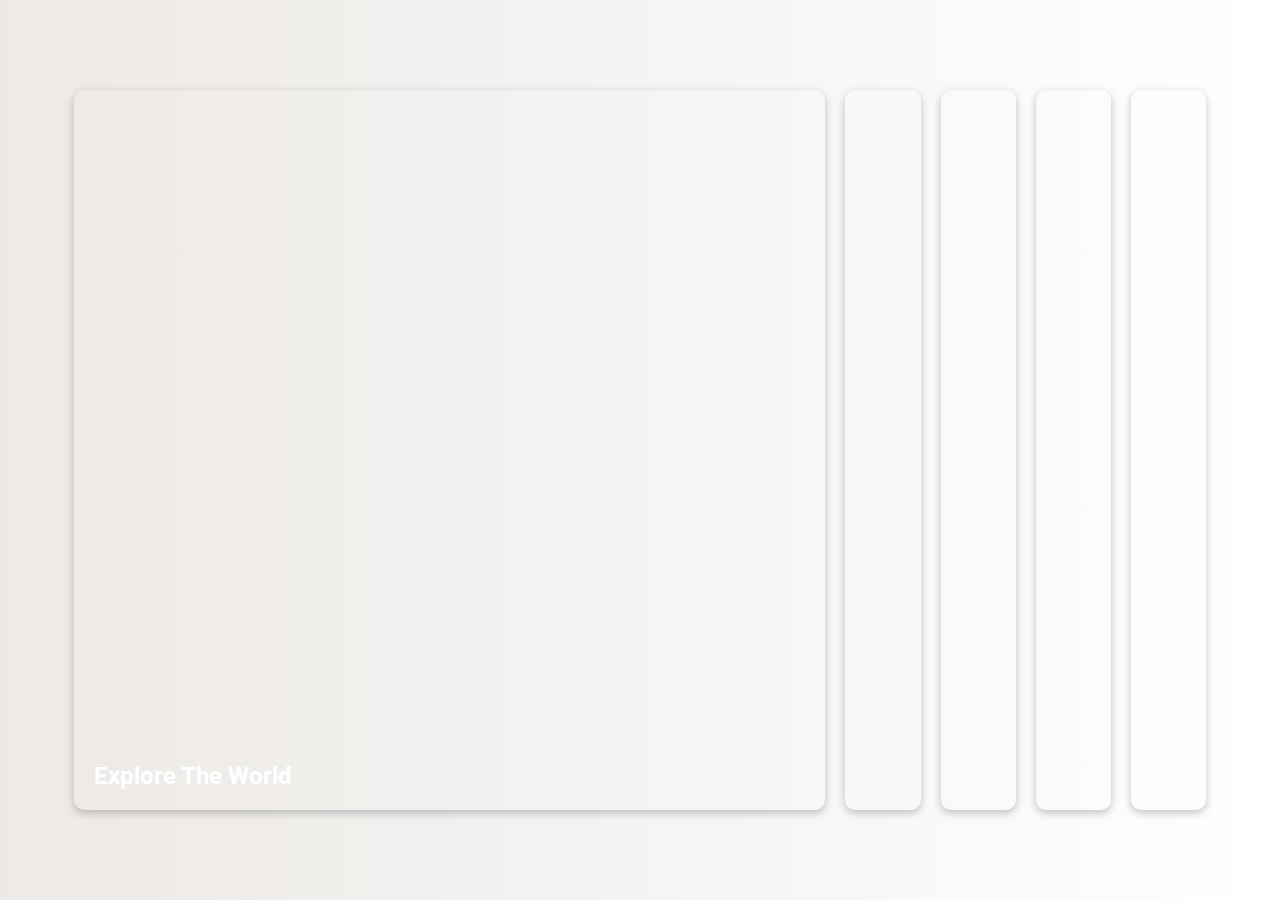
<file: 1-Expanding cards/index.html>
<!DOCTYPE html>
<html lang="en">
<head>
    <meta charset="UTF-8">
    <meta http-equiv="X-UA-Compatible" content="IE=edge">
    <meta name="viewport" content="width=device-width, initial-scale=1.0">
    <!-- Font-Awsome Css -->
    <link rel="stylesheet" href="https://cdnjs.cloudflare.com/ajax/libs/font-awesome/6.0.0/css/all.min.css" integrity="sha512-9usAa10IRO0HhonpyAIVpjrylPvoDwiPUiKdWk5t3PyolY1cOd4DSE0Ga+ri4AuTroPR5aQvXU9xC6qOPnzFeg==" crossorigin="anonymous" referrerpolicy="no-referrer" />
    <!-- Link to Css file -->
    <link rel="stylesheet" href="style.css">
    <title>Expanding Cards</title>  
</head>
<body>
    <div class="container">
        <div class="panel active" style="background-image: url('https://images.unsplash.com/photo-1558979158-65a1eaa08691?ixlib=rb-1.2.1&ixid=eyJhcHBfaWQiOjEyMDd9&auto=format&fit=crop&w=1350&q=80')">
            <h3>Explore The World</h3>
        </div>
        <div class="panel" style="background-image: url('https://images.unsplash.com/photo-1572276596237-5db2c3e16c5d?ixlib=rb-1.2.1&ixid=eyJhcHBfaWQiOjEyMDd9&auto=format&fit=crop&w=1350&q=80')">
            <h3>Wild Forestd</h3>
        </div>
        <div class="panel" style="background-image: url('https://images.unsplash.com/photo-1507525428034-b723cf961d3e?ixlib=rb-1.2.1&ixid=eyJhcHBfaWQiOjEyMDd9&auto=format&fit=crop&w=1353&q=80')">
            <h3>Sunny Beach</h3>
        </div>
        <div class="panel" style="background-image: url('https://images.unsplash.com/photo-1551009175-8a68da93d5f9?ixlib=rb-1.2.1&ixid=eyJhcHBfaWQiOjEyMDd9&auto=format&fit=crop&w=1351&q=80')">
            <h3>City on Winter</h3>
        </div>
        <div class="panel" style="background-image: url('https://images.unsplash.com/photo-1549880338-65ddcdfd017b?ixlib=rb-1.2.1&ixid=eyJhcHBfaWQiOjEyMDd9&auto=format&fit=crop&w=1350&q=80')">
            <h3>Mountains - Clouds</h3>
        </div>
    </div>
    <script src="script.js"></script>
</body>
</html>
</file>
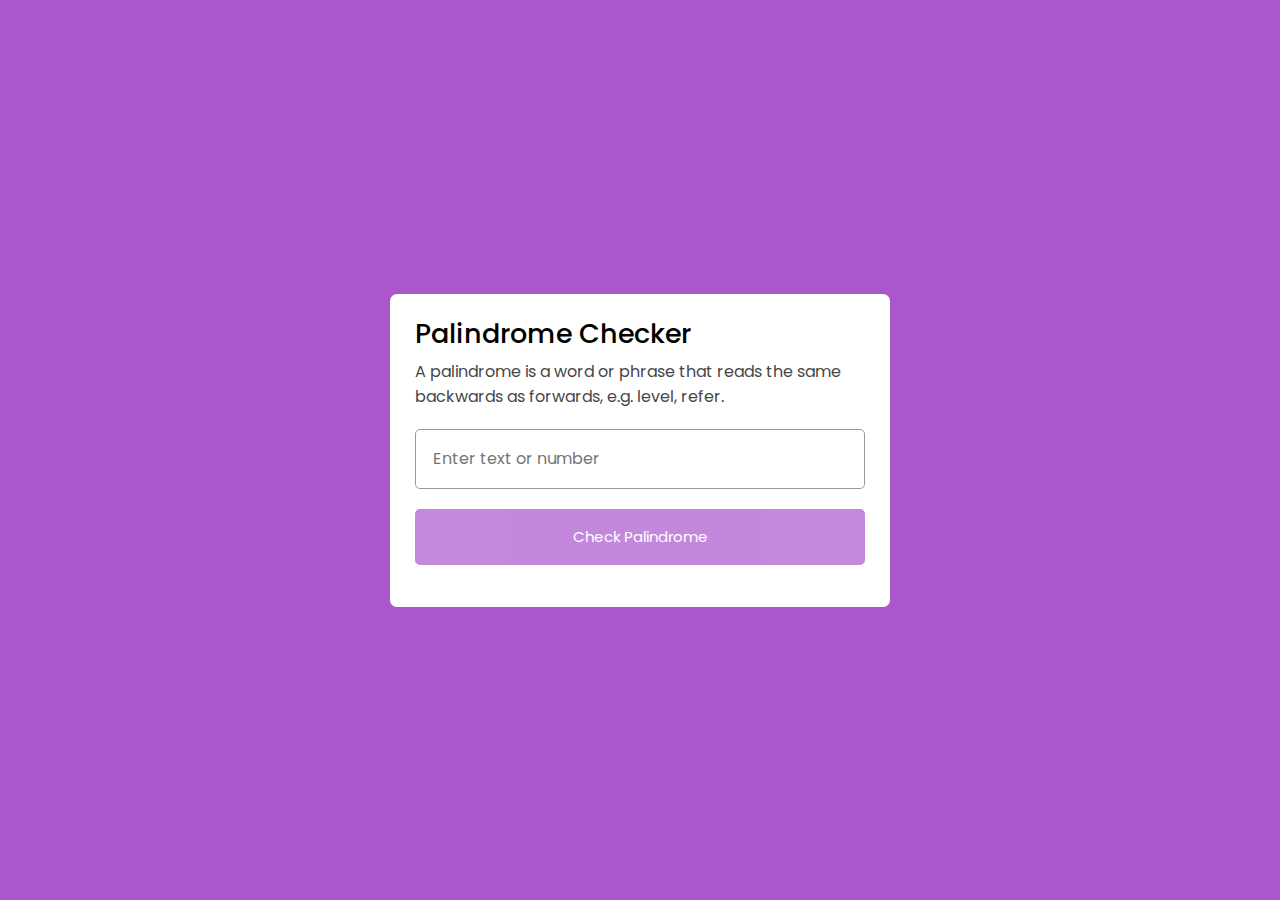
<file: 2-Palindrome Checker/index.html>
<!DOCTYPE html>
<html lang="en" dir="ltr">
<head>
    <meta charset="UTF-8">
    <meta http-equiv="X-UA-Compatible" content="IE=edge">
    <meta name="viewport" content="width=device-width, initial-scale=1.0">
    <!-- Link to Css file -->
    <link rel="stylesheet" href="style.css">
    <title>Palindrome Checker in JavaScript | Mahdi Rafati</title>
</head>
<body>
    <div class="container">
        <header>
            <h1>Palindrome Checker</h1>
            <p>A palindrome is a word or phrase that reads the same backwards as forwards, e.g. level, refer.</p>
        </header>
        <div class="inputs">
            <input type="text" placeholder="Enter text or number">
            <button>Check Palindrome</button>
        </div>
        <p class="info-txt"></p>
    </div>
    <script src="script.js"></script>
</body>
</html>
</file>
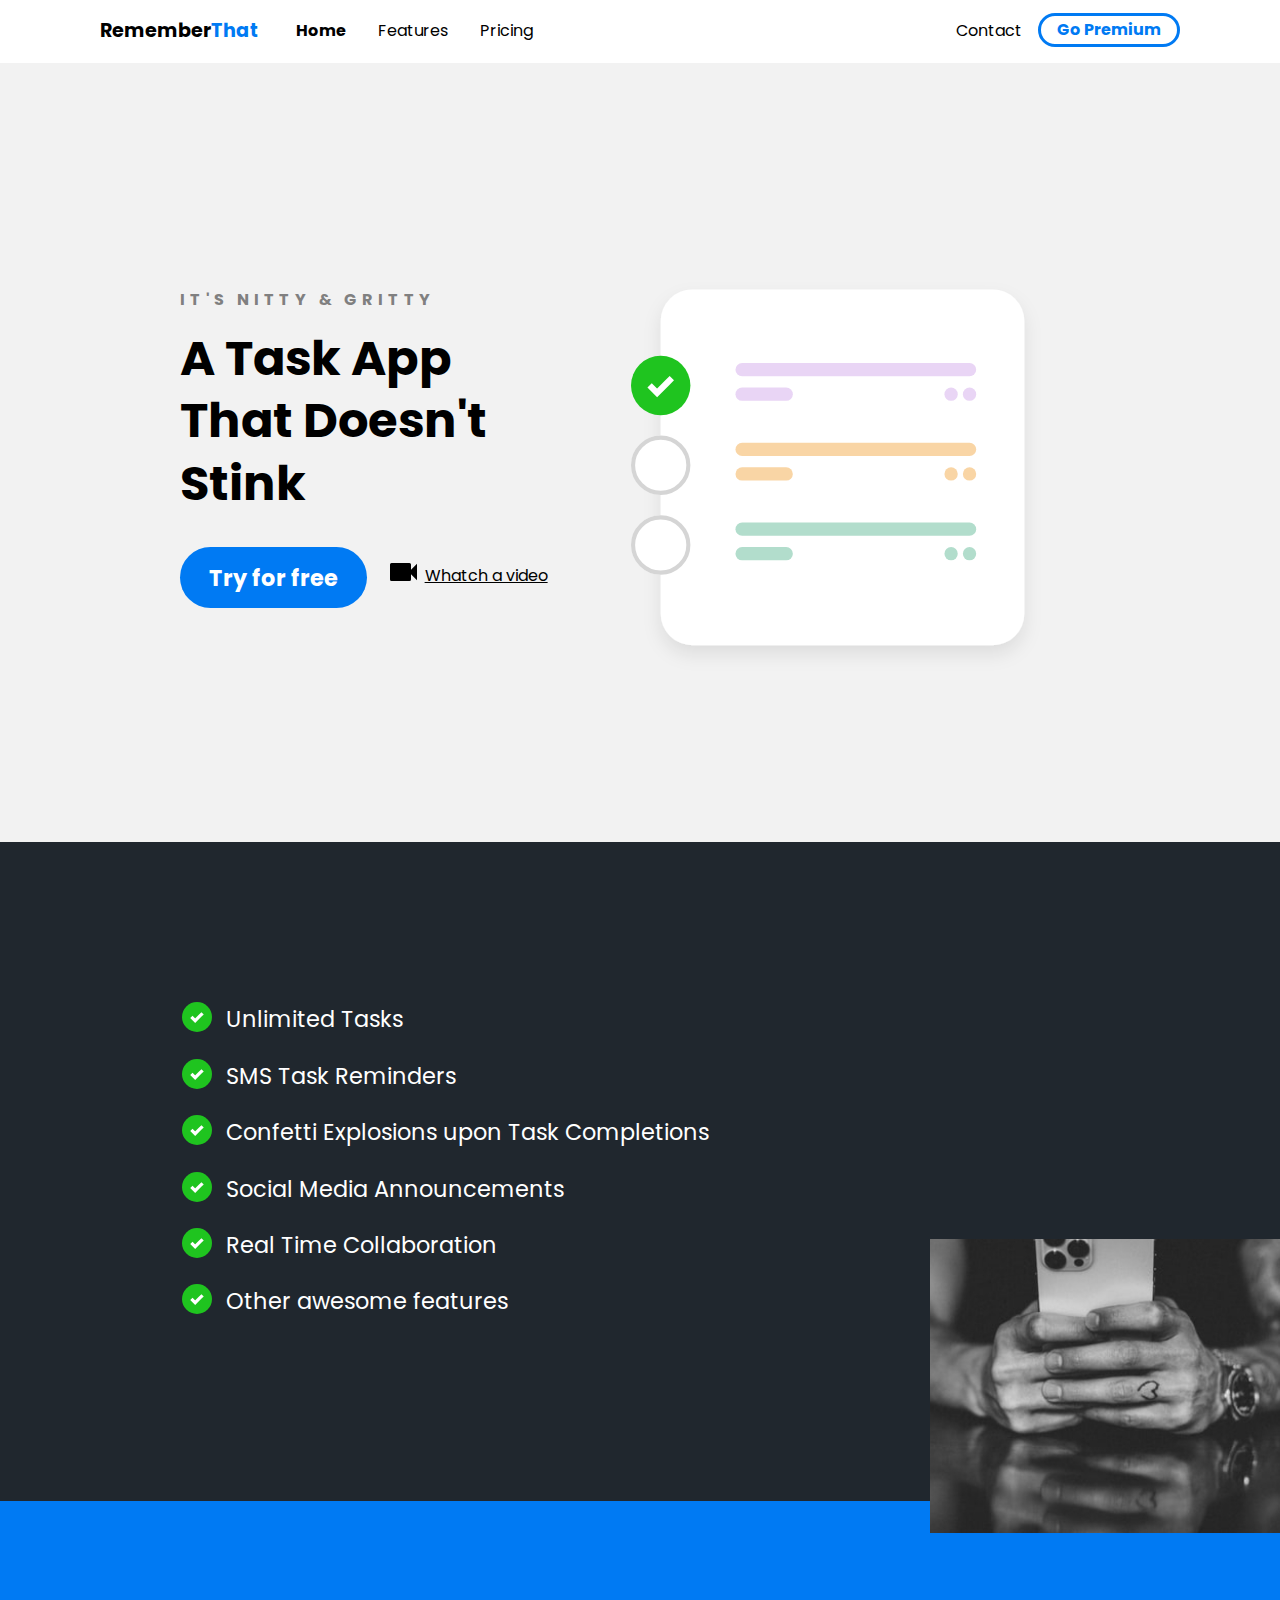
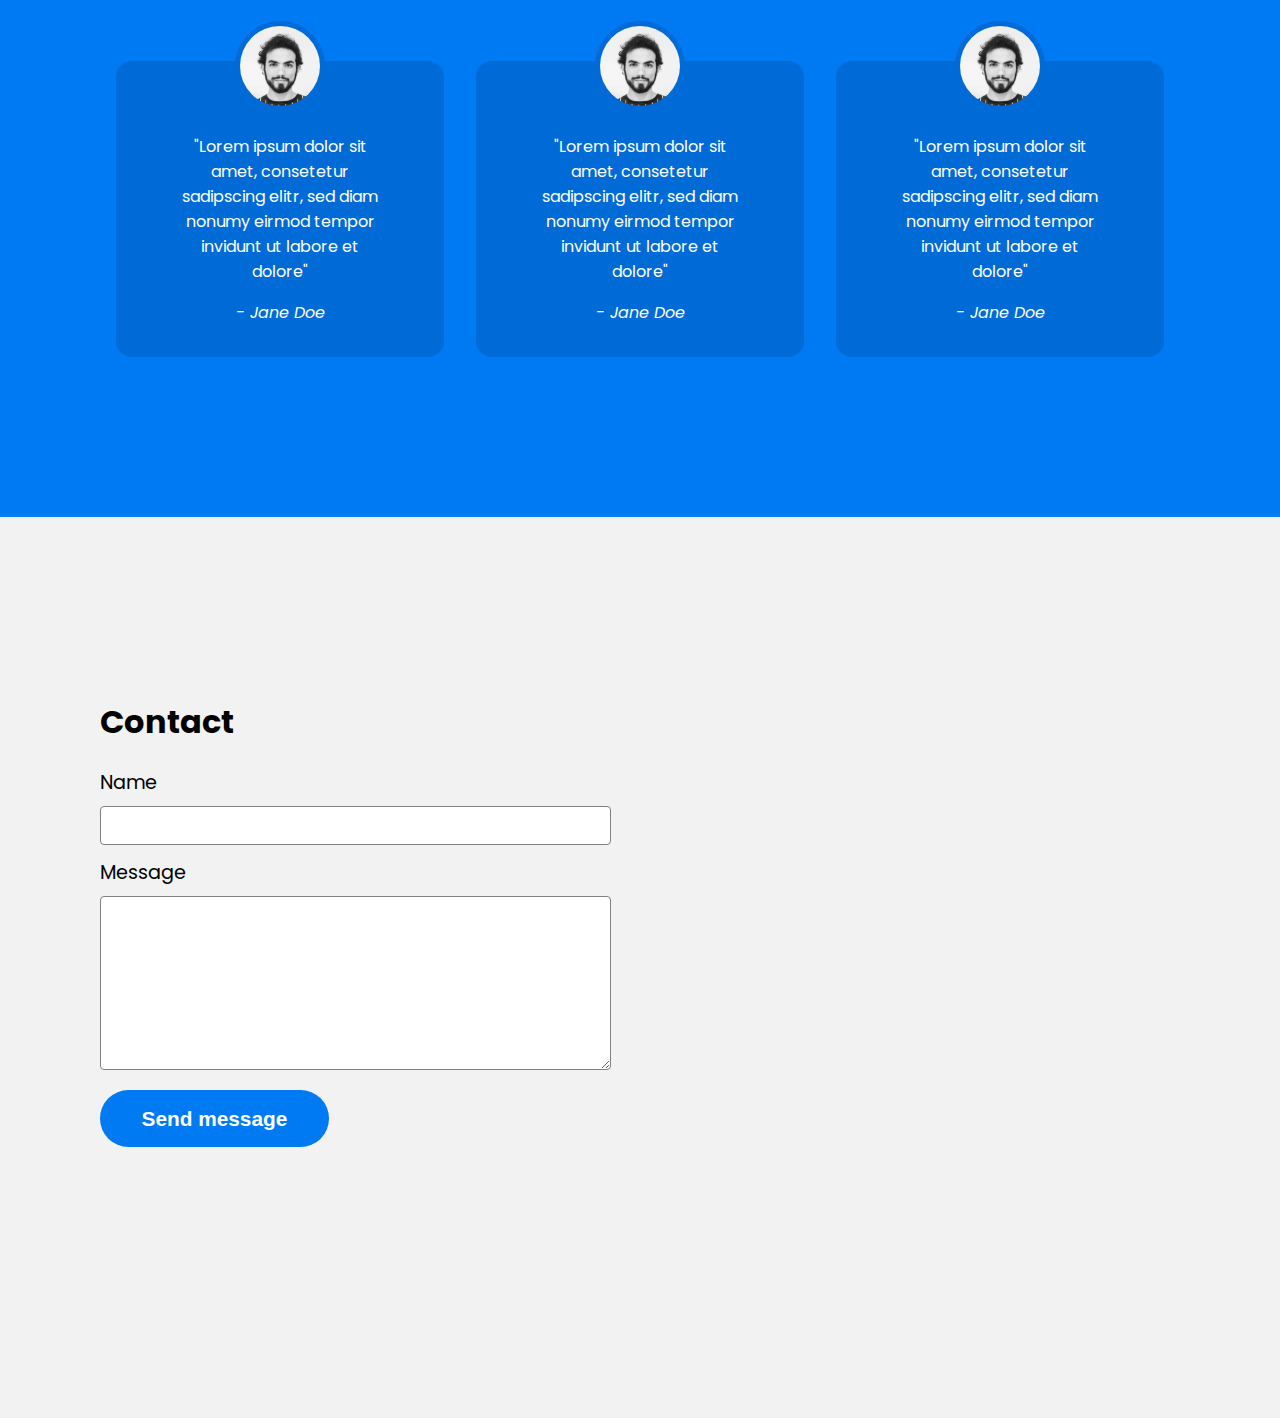
<file: Task App/index.html>
<!DOCTYPE html>
<html lang="en">
   <head>
      <meta charset="UTF-8" />
      <meta http-equiv="X-UA-Compatible" content="IE=edge" />
      <meta name="viewport" content="width=device-width, initial-scale=1.0" />
      <title>Task App | Mahdi Rafati</title>
      <!-- linking to css file -->
      <link rel="stylesheet" href="css/main.css" />
   </head>
   <body>
      <div class="navbar">
         <div class="container">
            <a class="logo" href="#">Remember<span>That</span></a>
            <img
               id="mobile-cta"
               class="mobile-menu"
               src="assets/images/menu.svg"
               alt="Open Navigation"
            />
            <nav>
               <img
                  id="mobile-exit"
                  class="mobile-menu-exit"
                  src="assets/images/exit.svg"
                  alt="Close Navigation"
               />
               <ul class="primary-nav">
                  <li class="current"><a href="#">Home</a></li>
                  <li><a href="#">Features</a></li>
                  <li><a href="#">Pricing</a></li>
               </ul>
               <ul class="secondary-nav">
                  <li><a href="#">Contact</a></li>
                  <li class="go-premium-cta"><a href="#">Go Premium</a></li>
               </ul>
            </nav>
         </div>
      </div>
      <section class="hero">
         <div class="container">
            <div class="left-col">
               <p class="subhead">It's Nitty &amp; Gritty</p>
               <h1>A Task App That Doesn't Stink</h1>
               <div class="hero-cta">
                  <a href="#" class="primary-cta">Try for free</a>
                  <a href="#" class="watch-video-cta">
                     <img
                        src="assets/images/watch.svg"
                        alt="Whatch a video"
                     />Whatch a video
                  </a>
               </div>
            </div>
            <img
               src="assets/images/illustration.svg"
               class="hero-img"
               alt="illustration"
            />
         </div>
      </section>
      <section class="features-section">
         <div class="container">
            <ul class="features-list">
               <li>Unlimited Tasks</li>
               <li>SMS Task Reminders</li>
               <li>Confetti Explosions upon Task Completions</li>
               <li>Social Media Announcements</li>
               <li>Real Time Collaboration</li>
               <li>Other awesome features</li>
            </ul>
            <img
               src="assets/images/holding-phone.jpg"
               alt="Man holding phone"
            />
         </div>
      </section>
      <section class="testimonials-section">
         <div class="container">
            <ul>
               <li>
                  <img src="assets/images/person.jpg" alt="Person" />
                  <blockquote>
                     "Lorem ipsum dolor sit amet, consetetur sadipscing elitr,
                     sed diam nonumy eirmod tempor invidunt ut labore et dolore"
                  </blockquote>
                  <cite>- Jane Doe</cite>
               </li>
               <li>
                  <img src="assets/images/person.jpg" alt="Person" />
                  <blockquote>
                     "Lorem ipsum dolor sit amet, consetetur sadipscing elitr,
                     sed diam nonumy eirmod tempor invidunt ut labore et dolore"
                  </blockquote>
                  <cite>- Jane Doe</cite>
               </li>
               <li>
                  <img src="assets/images/person.jpg" alt="Person" />
                  <blockquote>
                     "Lorem ipsum dolor sit amet, consetetur sadipscing elitr,
                     sed diam nonumy eirmod tempor invidunt ut labore et dolore"
                  </blockquote>
                  <cite>- Jane Doe</cite>
               </li>
            </ul>
         </div>
      </section>
      <section class="contact-section">
         <div class="container">
            <div class="contact-left">
               <h1>Contact</h1>
               <form action="">
                  <label for="name">Name</label>
                  <input type="text" name="name" id="name" />

                  <label for="message">Message</label>
                  <textarea
                     name="message"
                     id="message"
                     cols="30"
                     rows="10"
                  ></textarea>
                  <input
                     type="submit"
                     class="send-message-cta"
                     value="Send message"
                  />
               </form>
            </div>
            <div class="contact-right">
               <iframe
                  src="https://www.google.com/maps/embed?pb=!1m10!1m8!1m3!1d127637.55132677559!2d103.74999013056639!3d1.3726003804991247!3m2!1i1024!2i768!4f13.1!5e0!3m2!1sen!2ssg!4v1647370441003!5m2!1sen!2ssg"
                  width="600"
                  height="450"
                  style="border: 0"
                  allowfullscreen=""
                  loading="lazy"
               ></iframe>
            </div>
         </div>
      </section>
      <script src="js/app.js"></script>
   </body>
</html>
</file>
<file: 1-Expanding cards/style.css>
@import url('https://fonts.googleapis.com/css2?family=Roboto:wght@400;700&display=swap');

* {
  margin: 0;
  padding: 0;
  box-sizing: border-box;
}

body {
  font-family: 'Roboto', sans-serif;
  display: flex;
  align-items: center;
  justify-content: center;
  height: 100vh;
  overflow: hidden;
  background: linear-gradient(to right, #ece9e6, #ffffff);
}
.container {
  display: flex;
  width: 90vw;
}
.panel {
  background-size: cover;
  background-position: center;
  background-repeat: no-repeat;
  height: 80vh;
  border-radius: 10px;
  color: white;
  cursor: pointer;
  flex: 0.5;
  margin: 10px;
  position: relative;
  transition: flex 0.7s ease-in;
  box-shadow: rgba(0, 0, 0, 0.24) 0px 3px 8px;
}
.panel h3 {
  font-size: 24px;
  position: absolute;
  bottom: 20px;
  left: 20px;
  opacity: 0;
  transition: opacity 0.3s ease-in 0.4s;
}
.panel.active {
  flex: 5;
}
.panel.active h3 {
  opacity: 1;
}
/* Made it responsive */
@media (max-width: 480px) {
  .container {
    width: 100vw;
  }
  /* delete last two images */
  .panel:nth-of-type(4),
  .panel:nth-of-type(5) {
    display: none;
  }
}
</file>
<file: 2-Palindrome Checker/style.css>
/* Import Google Font - Poppins */
@import url('https://fonts.googleapis.com/css2?family=Poppins:wght@400;500;600;700&display=swap');
* {
  margin: 0;
  padding: 0;
  box-sizing: border-box;
  font-family: 'Poppins', 'sans-serif';
}
body {
  display: flex;
  justify-content: center;
  align-items: center;
  height: 100vh;
  background: #aa57cc;
}
.container {
  max-width: 500px;
  background: #fff;
  border-radius: 7px;
  padding: 20px 25px 15px;
}
header h1 {
  font-size: 27px;
  font-weight: 500;
}
header p {
  margin-top: 5px;
  font-size: 16px;
  color: #474747;
}
.inputs {
  margin: 20px 0 27px;
}
.inputs input[type='text'] {
  width: 100%;
  height: 60px;
  outline: none;
  font-size: 16px;
  padding: 0 17px;
  border-radius: 5px;
  border: 1px solid #999;
}
.inputs input[type='text']:focus {
  box-shadow: 0 3px 6px rgba(0, 0, 0, 0.15);
}
.inputs button {
  width: 100%;
  height: 56px;
  user-select: none;
  opacity: 0.7;
  outline: none;
  color: #fff;
  font-size: 15px;
  border: none;
  cursor: pointer;
  pointer-events: none;
  margin-top: 20px;
  border-radius: 5px;
  background: #aa57cc;
}
.inputs button.active {
  opacity: 1;
  pointer-events: auto;
}
.info-txt {
  display: none;
  font-size: 17px;
  text-align: center;
  margin-bottom: 18px;
  transition: all ease 0.3s;
}
.info-txt span {
  color: #aa57cc;
}
</file>
<file: Task App/css/main.css>
@import url("https://fonts.googleapis.com/css2?family=Poppins:wght@400;700&display=swap");
:root {
  --primary-color: #007af3;
}

body {
  background: #f2f2f2;
  margin: 0;
  font-family: 'Poppins', 'sans-serif';
}

.navbar {
  background: white;
  padding: 1em;
}

.navbar .container {
  display: -webkit-box;
  display: -ms-flexbox;
  display: flex;
  place-content: space-between;
}

.navbar .container .logo {
  text-decoration: none;
  font-weight: bold;
  color: black;
  font-size: 1.2em;
}

.navbar .container .logo span {
  color: var(--primary-color);
}

.navbar .container .mobile-menu {
  cursor: pointer;
  -webkit-user-select: none;
     -moz-user-select: none;
      -ms-user-select: none;
          user-select: none;
}

.navbar .container nav {
  display: none;
}

a {
  color: black;
}

ul {
  list-style-type: none;
  margin: 0;
  padding: 0;
}

section {
  padding: 5em 2em;
}

.hero {
  text-align: center;
}

.hero .left-col .subhead {
  text-transform: uppercase;
  font-weight: bold;
  color: gray;
  letter-spacing: 0.3em;
}

.hero .left-col h1 {
  font-size: 2.5em;
  line-height: 1.3em;
  margin-top: 0.2em;
}

.hero .left-col .primary-cta {
  text-decoration: none;
  background: var(--primary-color);
  color: white;
  padding: 0.6em 1.3em;
  border-radius: 5em;
  font-size: 1.4em;
  font-weight: bold;
  display: inline-block;
}

.hero .left-col .watch-video-cta {
  display: block;
  margin-top: 1em;
}

.hero .left-col .watch-video-cta img {
  margin-right: 0.5em;
}

.hero .hero-img {
  width: 70%;
  margin-top: 3em;
}

section.features-section {
  background: #20272e;
  color: white;
}

section.features-section img {
  display: none;
}

ul.features-list {
  margin: 0;
  padding-left: 0.1em;
  display: -ms-grid;
  display: grid;
  -ms-grid-columns: (minmax(19rem, 1fr))[auto-fit];
      grid-template-columns: repeat(auto-fit, minmax(19rem, 1fr));
}

ul.features-list li {
  position: relative;
  font-size: 1.1em;
  margin-bottom: 1em;
  margin-left: 2em;
}

ul.features-list li:before {
  content: '';
  position: absolute;
  left: -2em;
  width: 20px;
  height: 20px;
  background-image: url(../assets/images/bullet.svg);
  background-size: contain;
  margin-right: 0.5em;
}

.testimonials-section {
  background: var(--primary-color);
  color: white;
}

.testimonials-section ul li {
  background: #006bd6;
  text-align: center;
  width: 80%;
  padding: 2em 1em;
  margin: 0 auto 5em auto;
  border-radius: 1em;
}

.testimonials-section ul li img {
  width: 5em;
  height: 5em;
  border: 5px solid #006bd6;
  border-radius: 50%;
  margin-top: -4.5em;
}

.contact-section h2 {
  font-size: 2em;
}

.contact-section label {
  display: block;
  font-size: 1.2em;
  margin-bottom: 0.5em;
}

.contact-section input,
.contact-section textarea {
  width: 100%;
  padding: 0.8em;
  margin-bottom: 1em;
  border-radius: 0.3em;
  border: 1px solid gray;
  -webkit-box-sizing: border-box;
          box-sizing: border-box;
}

.contact-section input[type='submit'] {
  background-color: var(--primary-color);
  color: white;
  font-weight: bold;
  font-size: 1.3em;
  border: none;
  margin-bottom: 5em;
  border-radius: 5em;
  display: inline-block;
  padding: 0.8em 2em;
  width: unset;
  cursor: pointer;
}

.contact-section iframe {
  width: 100%;
  height: 300px;
}

nav {
  position: fixed;
  z-index: 5;
  width: 60%;
  right: 0;
  top: 0;
  height: 100vh;
  padding: 1em;
  background: #20272e;
}

nav ul.primary-nav {
  margin-top: 5em;
}

nav li a {
  color: white;
  text-decoration: none;
  display: block;
  padding: 0.5em;
  font-size: 1.3em;
  text-align: right;
}

nav li a:hover {
  font-weight: bold;
}

nav .mobile-menu-exit {
  float: right;
  margin: 0.5em;
  cursor: pointer;
}

@media only screen and (min-width: 768px) {
  .mobile-menu,
  .mobile-menu-exit {
    display: none;
  }
  .navbar .container {
    display: -ms-grid;
    display: grid;
    -ms-grid-columns: 180px auto;
        grid-template-columns: 180px auto;
    -webkit-box-pack: unset;
        -ms-flex-pack: unset;
            justify-content: unset;
  }
  .navbar .container nav {
    display: -webkit-box;
    display: -ms-flexbox;
    display: flex;
    -webkit-box-pack: justify;
        -ms-flex-pack: justify;
            justify-content: space-between;
    background: none;
    position: unset;
    height: auto;
    width: 100%;
    padding: 0;
  }
  .navbar .container nav ul {
    display: -webkit-box;
    display: -ms-flexbox;
    display: flex;
  }
  .navbar .container nav a {
    color: black;
    font-size: 1em;
    padding: 0.1em 1em;
  }
  .navbar .container nav ul.primary-nav {
    margin: 0;
  }
  .navbar .container nav li.current a {
    font-weight: bold;
  }
  .navbar .container nav li.go-premium-cta a {
    color: var(--primary-color);
    border: 3px solid var(--primary-color);
    font-weight: bold;
    border-radius: 5em;
    margin-top: -0.2em;
  }
  .navbar .container nav li.go-premium-cta a:hover {
    background: var(--primary-color);
    color: white;
  }
}

@media only screen and (min-width: 1080px) {
  .container {
    width: 1080px;
    margin: 0 auto;
  }
  section {
    padding: 10em 4em;
  }
  .hero .container {
    display: -webkit-box;
    display: -ms-flexbox;
    display: flex;
    -webkit-box-pack: justify;
        -ms-flex-pack: justify;
            justify-content: space-between;
    text-align: left;
  }
  .hero .container .left-col {
    margin: 3em 3em 0 5em;
  }
  .hero .container .left-col h1 {
    font-size: 3em;
    width: 90%;
  }
  .hero-img {
    width: 30%;
    margin-right: 8em;
  }
  .hero-cta {
    display: -webkit-box;
    display: -ms-flexbox;
    display: flex;
  }
  .primary-cta {
    margin-right: 1em;
  }
  ul.features-list {
    display: block;
    margin-left: 5em;
  }
  ul.features-list li {
    font-size: 1.4em;
  }
  ul.features-list li:before {
    width: 30px;
    height: 30px;
  }
  .features-section {
    position: relative;
  }
  .features-section .container img {
    display: block;
    position: absolute;
    right: 0;
    width: 350px;
    bottom: -2em;
  }
  .testimonials-section ul {
    display: -webkit-box;
    display: -ms-flexbox;
    display: flex;
  }
  .testimonials-section ul li {
    margin: 0 1em;
  }
  .contact-section {
    position: relative;
  }
  .contact-section .container {
    display: -webkit-box;
    display: -ms-flexbox;
    display: flex;
  }
  .contact-right {
    position: absolute;
    right: 0;
    top: 0;
    width: 45%;
    height: 100%;
  }
  .contact-right iframe {
    height: 100%;
  }
}

@media only screen and (min-width: 1450px) {
  .features-section:before {
    content: '';
    position: absolute;
    width: 10%;
    height: 20em;
    background: var(--primary-color);
    left: 0;
    top: -4em;
  }
  .features-section:after {
    content: '';
    position: absolute;
    width: 200px;
    height: 20em;
    background: url("https://assets.codepen.io/2621168/dots.svg") no-repeat;
    left: 4.5em;
    top: 2em;
  }
}
/*# sourceMappingURL=main.css.map */
</file>
